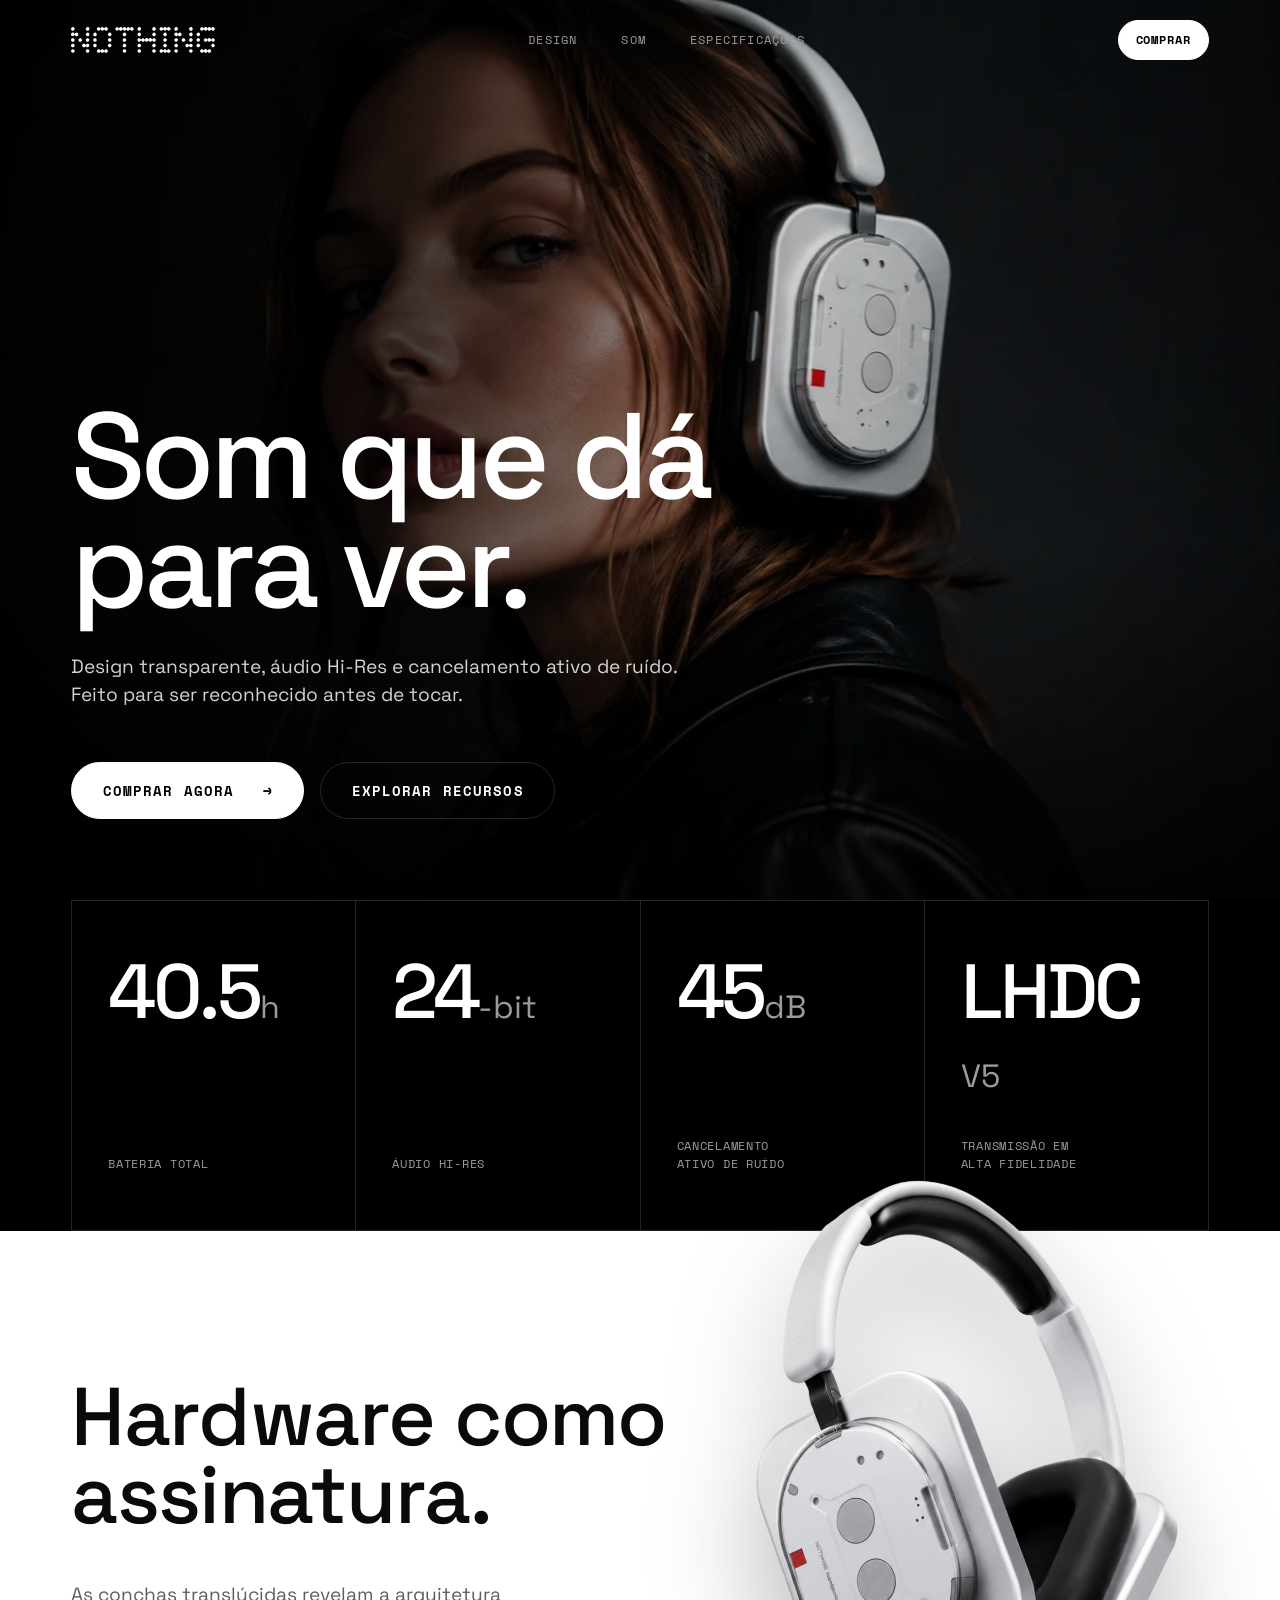
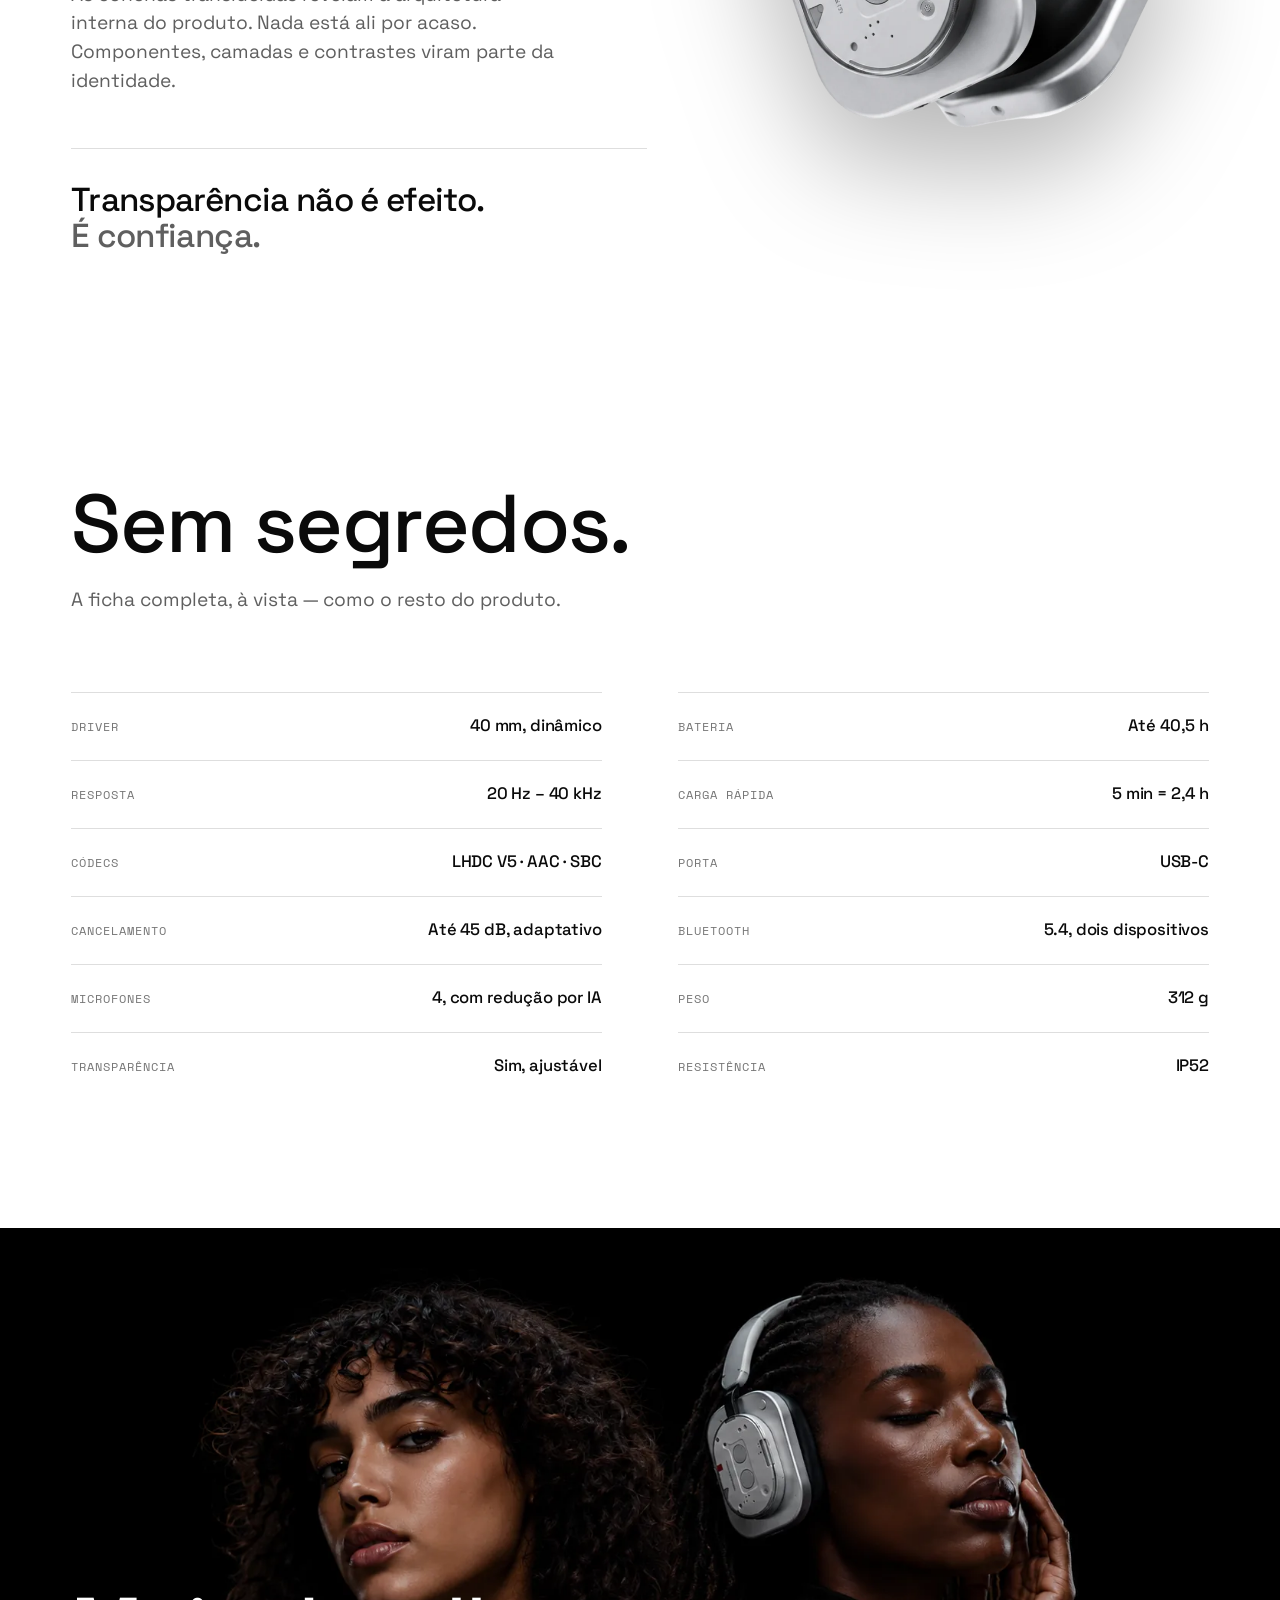
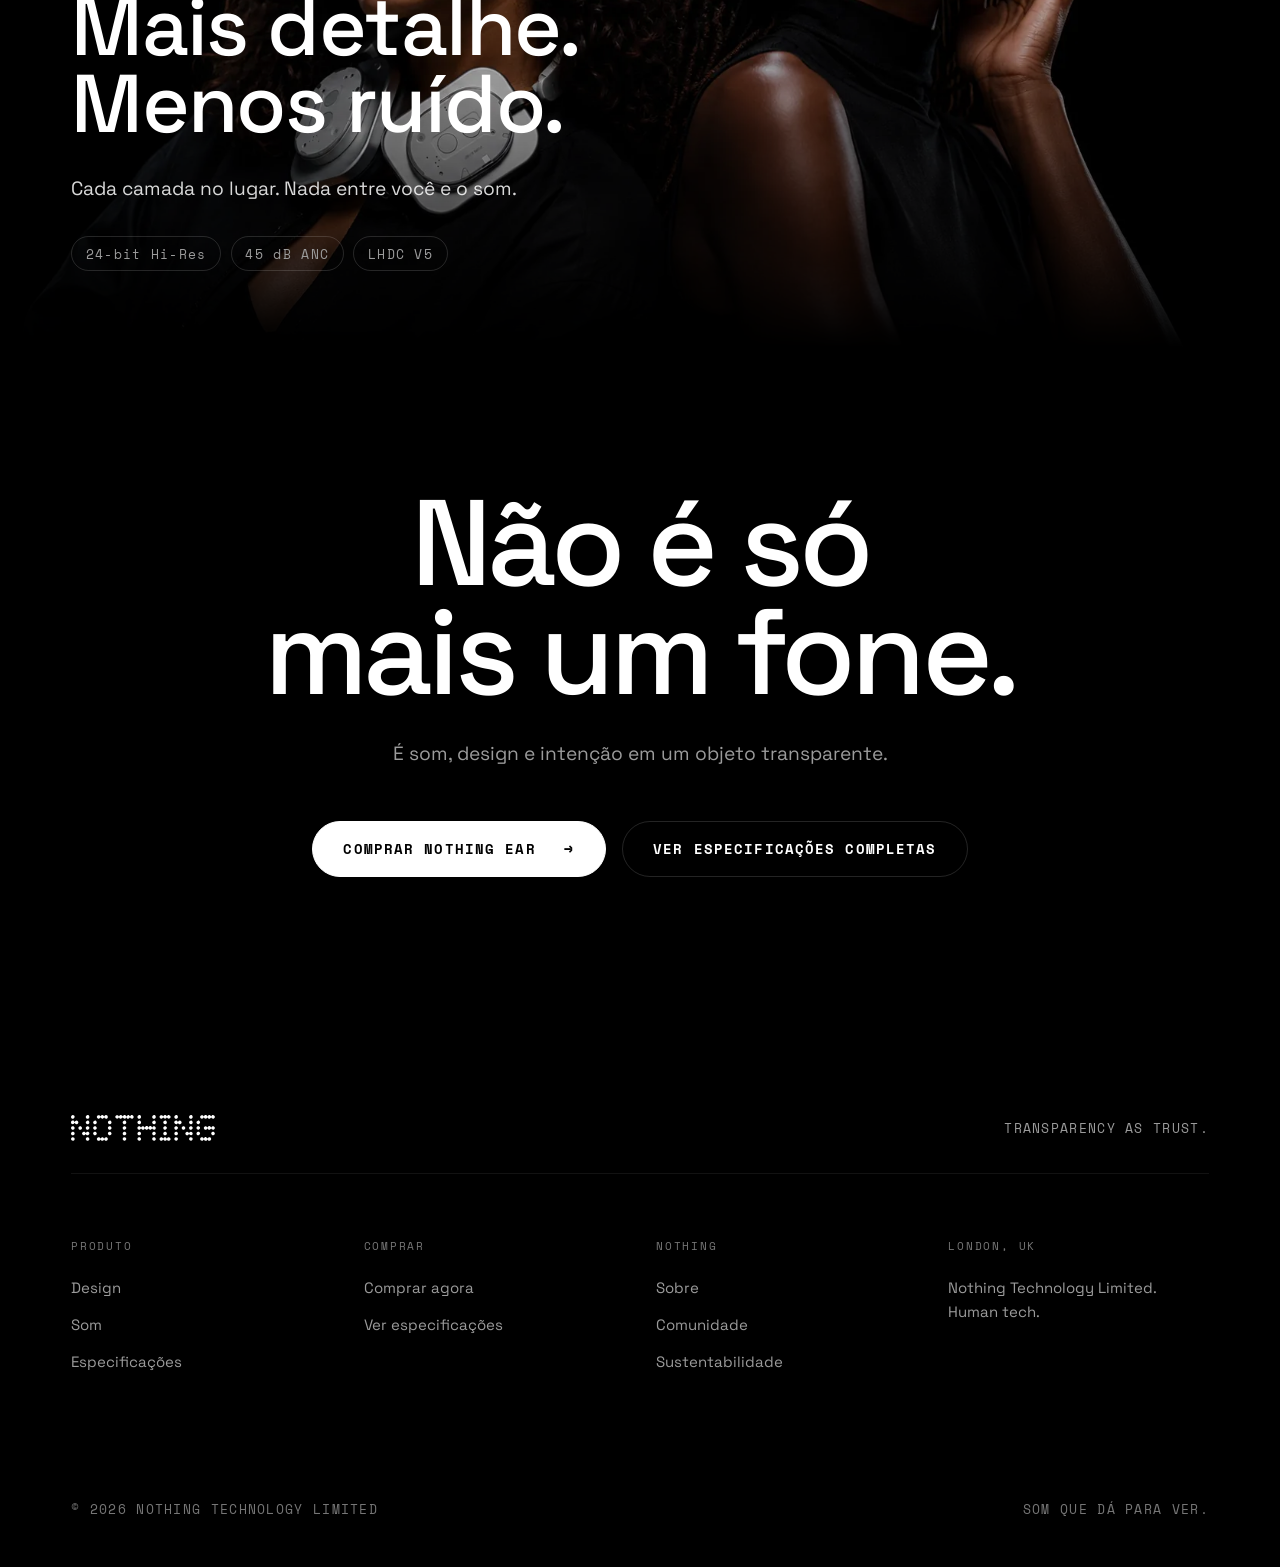
<file: index.html>
<!DOCTYPE html>
<html lang="pt-BR">
<head>
  <meta charset="UTF-8" />
  <meta name="viewport" content="width=device-width, initial-scale=1.0" />
  <meta name="color-scheme" content="dark light" />
  <meta name="theme-color" content="#000000" />
  <title>Nothing Ear — Som que dá para ver.</title>
  <meta name="description" content="Nothing Ear — design transparente, áudio Hi-Res e cancelamento ativo de ruído. Feito para ser reconhecido antes de tocar." />
  <meta property="og:title" content="Nothing Ear — Som que dá para ver." />
  <meta property="og:description" content="Design transparente, áudio Hi-Res de 24-bit e cancelamento ativo de até 45 dB." />
  <meta property="og:image" content="https://nothing-ear.vercel.app/assets/og.jpg" />
  <meta property="og:url" content="https://nothing-ear.vercel.app/" />
  <meta property="og:type" content="website" />
  <meta name="twitter:card" content="summary_large_image" />
  <link rel="icon" href="assets/favicon.svg" type="image/svg+xml" />

  <link rel="preconnect" href="https://fonts.googleapis.com" />
  <link rel="preconnect" href="https://fonts.gstatic.com" crossorigin />
  <link href="https://fonts.googleapis.com/css2?family=Space+Grotesk:wght@300;400;500;600;700&family=Space+Mono:wght@400;700&display=swap" rel="stylesheet" />
  <link rel="stylesheet" href="styles.css" />
  <script>
    /* ativa as entradas animadas antes da 1ª pintura (sem flash);
       failsafe: se o script principal não rodar, tudo volta a ficar visível */
    try {
      if (!matchMedia('(prefers-reduced-motion: reduce)').matches) {
        document.documentElement.classList.add('anim');
        /* timer direto (não espera 'load': imagens lentas não podem segurar o resgate) */
        setTimeout(function () {
          if (!window.__animRan) document.documentElement.classList.remove('anim');
        }, 3000);
      }
    } catch (e) {}
  </script>
</head>
<body>

  <a class="skip-link" href="#top">Pular para o conteúdo</a>

  <!-- HEADER -->
  <header class="nav" id="nav">
    <div class="nav__inner container">
      <a href="#top" class="nav__logo" aria-label="Nothing — início">
        <img src="assets/logo.svg" alt="Nothing" width="521" height="94" />
      </a>
      <nav class="nav__links" aria-label="Seções">
        <a href="#design">Design</a>
        <a href="#som">Som</a>
        <a href="#especificacoes">Especificações</a>
      </nav>
      <a href="#comprar" class="btn btn--primary btn--sm nav__cta">Comprar</a>
      <button class="nav__toggle" id="navToggle" type="button" aria-label="Abrir menu" aria-expanded="false" aria-controls="menu">
        <span class="nav__toggle-lines" aria-hidden="true"><span></span><span></span></span>
      </button>
    </div>
  </header>

  <!-- MENU MOBILE (takeover · aparece < 860px, controlado por JS) -->
  <div class="menu" id="menu" aria-hidden="true">
    <nav class="menu__inner container" aria-label="Navegação principal">
      <ul class="menu__list">
        <li class="menu__item"><a href="#design"><span class="menu__idx" aria-hidden="true">01</span>Design</a></li>
        <li class="menu__item"><a href="#som"><span class="menu__idx" aria-hidden="true">02</span>Som</a></li>
        <li class="menu__item"><a href="#especificacoes"><span class="menu__idx" aria-hidden="true">03</span>Especificações</a></li>
      </ul>
      <a href="#comprar" class="btn btn--primary btn--lg menu__cta">Comprar agora&nbsp;&nbsp;<span class="btn__arrow" aria-hidden="true">→</span></a>
    </nav>
  </div>

  <main id="top">

    <!-- HERO -->
    <section class="hero" id="hero">
      <div class="hero__media">
        <picture>
          <source media="(max-width: 860px)" srcset="assets/hero-mobile.webp" />
          <img src="assets/hero.webp" alt="Pessoa usando o Nothing Ear" width="1672" height="941" fetchpriority="high" />
        </picture>
        <div class="hero__scrim" aria-hidden="true"></div>
      </div>
      <div class="hero__content container">
        <h1 class="hero__title" data-reveal>Som que dá<br />para ver.</h1>
        <p class="hero__sub" data-reveal data-d="1">Design transparente, áudio Hi-Res e cancelamento ativo de ruído. Feito para ser reconhecido antes de tocar.</p>
        <div class="hero__actions" data-reveal data-d="2">
          <a href="#comprar" class="btn btn--primary btn--lg">Comprar agora&nbsp;&nbsp;<span class="btn__arrow" aria-hidden="true">→</span></a>
          <a href="#design" class="btn btn--ghost btn--lg">Explorar recursos</a>
        </div>
      </div>
    </section>

    <!-- SPECS -->
    <section class="specs section--dark" id="specs" aria-label="Destaques">
      <div class="container">
        <ul class="spec-grid">
          <li class="spec-cell" data-reveal>
            <span class="spec-num">40.5<span class="spec-unit">h</span></span>
            <span class="spec-label">Bateria total</span>
          </li>
          <li class="spec-cell" data-reveal>
            <span class="spec-num">24<span class="spec-unit">-bit</span></span>
            <span class="spec-label">Áudio Hi-Res</span>
          </li>
          <li class="spec-cell" data-reveal>
            <span class="spec-num">45<span class="spec-unit">dB</span></span>
            <span class="spec-label">Cancelamento ativo de ruído</span>
          </li>
          <li class="spec-cell" data-reveal>
            <span class="spec-num">LHDC<span class="spec-unit"> V5</span></span>
            <span class="spec-label">Transmissão em alta fidelidade</span>
          </li>
        </ul>
      </div>
    </section>

    <!-- DESIGN — fone + texto -->
    <section class="fone section--light" id="design">
      <div class="container fone__grid">
        <div class="fone__text">
          <h2 class="fone__title" data-reveal>Hardware como<br />assinatura.</h2>
          <p class="fone__lead" data-reveal data-d="1">As conchas translúcidas revelam a arquitetura interna do produto. Nada está ali por acaso. Componentes, camadas e contrastes viram parte da identidade.</p>
          <blockquote class="pull-quote" data-reveal data-d="2">Transparência não é efeito.<br /><em>É confiança.</em></blockquote>
        </div>
        <div class="fone__media" data-reveal data-d="1">
          <img class="fone__img" src="assets/fone.webp" alt="Nothing Ear — design transparente, com a arquitetura interna à vista" width="1920" height="1000" loading="lazy" />
        </div>
      </div>
    </section>

    <!-- ESPECIFICAÇÕES — ficha completa ("Sem segredos.") -->
    <section class="ficha section--light" id="especificacoes" aria-label="Especificações completas">
      <div class="container">
        <div class="ficha__head">
          <h2 class="ficha__title" data-reveal>Sem segredos.</h2>
          <p class="ficha__lead" data-reveal data-d="1">A ficha completa, à vista — como o resto do produto.</p>
        </div>
        <div class="ficha__table">
          <dl class="ficha__col" data-reveal data-d="1">
            <div class="ficha__row"><dt>Driver</dt><dd>40 mm, dinâmico</dd></div>
            <div class="ficha__row"><dt>Resposta</dt><dd>20 Hz – 40 kHz</dd></div>
            <div class="ficha__row"><dt>Códecs</dt><dd>LHDC V5 · AAC · SBC</dd></div>
            <div class="ficha__row"><dt>Cancelamento</dt><dd>Até 45 dB, adaptativo</dd></div>
            <div class="ficha__row"><dt>Microfones</dt><dd>4, com redução por IA</dd></div>
            <div class="ficha__row"><dt>Transparência</dt><dd>Sim, ajustável</dd></div>
          </dl>
          <dl class="ficha__col" data-reveal data-d="2">
            <div class="ficha__row"><dt>Bateria</dt><dd>Até 40,5 h</dd></div>
            <div class="ficha__row"><dt>Carga rápida</dt><dd>5 min = 2,4 h</dd></div>
            <div class="ficha__row"><dt>Porta</dt><dd>USB-C</dd></div>
            <div class="ficha__row"><dt>Bluetooth</dt><dd>5.4, dois dispositivos</dd></div>
            <div class="ficha__row"><dt>Peso</dt><dd>312 g</dd></div>
            <div class="ficha__row"><dt>Resistência</dt><dd>IP52</dd></div>
          </dl>
        </div>
      </div>
    </section>

    <!-- SOM — editorial -->
    <section class="editorial section--dark" id="som" data-trigger="0.6">
      <div class="editorial__media">
        <picture>
          <source media="(max-width: 860px)" srcset="assets/som-mobile.webp" />
          <img src="assets/som.webp" alt="Duas pessoas usando o Nothing Ear" width="1672" height="941" loading="lazy" />
        </picture>
        <div class="editorial__scrim" aria-hidden="true"></div>
        <div class="editorial__content container">
          <h2 class="editorial__title" data-reveal>Mais detalhe.<br />Menos ruído.</h2>
          <p class="editorial__sub" data-reveal data-d="1">Cada camada no lugar. Nada entre você e o som.</p>
          <ul class="chip-row" data-reveal data-d="2">
            <li class="chip">24-bit Hi-Res</li>
            <li class="chip">45 dB ANC</li>
            <li class="chip">LHDC V5</li>
          </ul>
        </div>
      </div>
    </section>

    <!-- FECHAMENTO -->
    <section class="closing section--dark" id="comprar">
      <div class="container closing__inner">
        <h2 class="closing__title" data-reveal>Não é só<br />mais um fone.</h2>
        <p class="closing__sub" data-reveal data-d="1">É som, design e intenção em um objeto transparente.</p>
        <div class="closing__actions" data-reveal data-d="2">
          <a href="#top" class="btn btn--primary btn--lg">Comprar Nothing Ear&nbsp;&nbsp;<span class="btn__arrow" aria-hidden="true">→</span></a>
          <a href="#especificacoes" class="btn btn--ghost btn--lg">Ver especificações completas</a>
        </div>
      </div>
    </section>

  </main>

  <!-- FOOTER -->
  <footer class="footer section--dark">
    <div class="container">
      <div class="footer__top" data-reveal>
        <a href="#top" class="footer__logo" aria-label="Nothing">
          <img src="assets/logo.svg" alt="Nothing" width="521" height="94" loading="lazy" />
        </a>
        <p class="footer__tagline">Transparency as trust.</p>
      </div>
      <div class="footer__grid" data-reveal data-d="1">
        <div class="footer__col">
          <h4>Produto</h4>
          <a href="#design">Design</a>
          <a href="#som">Som</a>
          <a href="#especificacoes">Especificações</a>
        </div>
        <div class="footer__col">
          <h4>Comprar</h4>
          <a href="#comprar">Comprar agora</a>
          <a href="#especificacoes">Ver especificações</a>
        </div>
        <div class="footer__col">
          <h4>Nothing</h4>
          <a href="#top">Sobre</a>
          <a href="#top">Comunidade</a>
          <a href="#top">Sustentabilidade</a>
        </div>
        <div class="footer__col footer__col--meta">
          <h4>London, UK</h4>
          <p>Nothing Technology Limited.<br />Human tech.</p>
        </div>
      </div>
      <div class="footer__bottom">
        <span>© 2026 Nothing Technology Limited</span>
        <span>Som que dá para ver.</span>
      </div>
    </div>
  </footer>

  <script src="script.js"></script>
</body>
</html>
</file>
<file: styles.css>
/* =================================================================
   NOTHING EAR — Landing (rebuild fiel ao Figma · node 16211-14238)
   Valores extraídos 1:1 do Figma via MCP. Monocromático.
   Tipografia: Space Grotesk (display/texto) + Space Mono (técnico).
   ================================================================= */

/* -----------------------------------------------------------------
   TOKENS (cores e tipos reais do Figma)
   ----------------------------------------------------------------- */
:root {
  --black:#000000;
  --white:#ffffff;
  --ink:#0a0a0a;          /* color/grey/4  */
  --grey-61:#9b9b9b;      /* color/grey/61 */
  --grey-46:#767676;      /* color/grey/46 — AA nos dois fundos (4.5:1+) */
  --grey-37:#5f5f5f;      /* color/grey/37 */
  --white-82:rgba(255,255,255,.82);
  --white-85:rgba(255,255,255,.85);
  --line-dark:rgba(255,255,255,.14);   /* white/14% */
  --line-dark-2:rgba(255,255,255,.07); /* white/7%  */
  --line-light:rgba(0,0,0,.13);        /* black/13% */

  --font-sans:"Space Grotesk","Helvetica Neue",Arial,sans-serif;
  --font-mono:"Space Mono","SFMono-Regular",ui-monospace,monospace;

  /* tamanhos fluidos ancorados nos px exatos do desktop (1920) */
  --fs-title: clamp(2.75rem, 9.5vw, 9rem);     /* 144 */
  --fs-h2:    clamp(2.25rem, 6.4vw, 6rem);     /* 96  */
  --fs-stat:  clamp(2.75rem, 6vw, 5.5rem);     /* 88  */
  --fs-quote: clamp(1.5rem, 2.6vw, 2.25rem);   /* 36  */
  --fs-lead:  clamp(1.0625rem, 1.5vw, 1.4rem); /* 22.4 */

  --container: 1440px;
  --gutter: clamp(1.25rem, 5.56vw, 80px); /* 5.56vw → atinge os 80 do grid já em 1440 (5vw só chegava em 1600 e deixava 72 no canônico) */
  --ease: cubic-bezier(0.16,1,0.3,1);
  --ease-out2: cubic-bezier(0.23,1,0.32,1);   /* ease-out forte (Emil) */
  --t: 0.3s var(--ease);
}

/* -----------------------------------------------------------------
   RESET / BASE
   ----------------------------------------------------------------- */
*,*::before,*::after{box-sizing:border-box;margin:0;padding:0;}
html{scroll-behavior:smooth;-webkit-text-size-adjust:100%;}
body{
  font-family:var(--font-sans);
  font-size:1.0625rem;
  line-height:1.5;
  color:var(--white);
  background:var(--black);
  -webkit-font-smoothing:antialiased;
  text-rendering:optimizeLegibility;
  overflow-x:hidden;
}
img{display:block;max-width:100%;height:auto;}
a{color:inherit;text-decoration:none;}
ul{list-style:none;}
::selection{background:#d8d8d8;color:#000;}

.container{width:100%;max-width:var(--container);margin-inline:auto;padding-inline:var(--gutter);}

/* skip-link: invisível até focar via teclado (acima da nav, z-index 200) */
.skip-link{position:fixed;top:14px;left:14px;z-index:200;
  transform:translateY(calc(-100% - 20px));
  font-family:var(--font-mono);font-size:12px;letter-spacing:.96px;text-transform:uppercase;
  background:var(--white);color:var(--black);padding:10px 18px;border-radius:100px;}
.skip-link:focus{transform:none;}

.section--dark{background:var(--black);color:var(--white);}
.section--light{background:var(--white);color:var(--ink);}
/* nav fixa (80px) não cobre o topo ao navegar por âncora/teclado */
.specs,.fone,.ficha,.editorial,.closing{scroll-margin-top:80px;}

/* -----------------------------------------------------------------
   BOTÕES
   ----------------------------------------------------------------- */
.btn{
  display:inline-flex;align-items:center;justify-content:center;gap:.6em;
  font-family:var(--font-mono);font-weight:700;text-transform:uppercase;
  border:1px solid transparent;border-radius:100px;white-space:nowrap;
  transition:background var(--t),color var(--t),border-color var(--t),transform var(--t);
}
.btn:active{transform:scale(.97);transition-duration:.12s;}  /* press rápido; release volta no token de 300ms */
.btn__arrow{display:inline-block;transition:transform var(--t);}
.btn:hover .btn__arrow{transform:translateX(4px);}  /* seta desliza no hover */
/* botão grande (hero / fechamento): 14px / 1.12 / pad 16.6×30.4 */
.btn--lg{font-size:14px;letter-spacing:1.12px;line-height:21.7px;padding:16.6px 30.4px;}
/* botão da nav: 12px / 0.96 / pad 9.4×16.6 */
.btn--sm{font-size:12px;letter-spacing:.96px;line-height:18.6px;padding:9.4px 16.6px;}

.btn--primary{background:var(--white);color:var(--black);border-color:var(--white);}
.btn--primary:hover{background:transparent;color:currentColor;border-color:currentColor;}

.btn--ghost{background:transparent;color:var(--white);border-color:var(--line-dark);}
.btn--ghost:hover{background:var(--white);color:var(--black);border-color:var(--white);}

/* -----------------------------------------------------------------
   NAV / HEADER  (altura 80, gutter 80, conteúdo 1280)
   ----------------------------------------------------------------- */
.nav{position:fixed;inset:0 0 auto 0;z-index:100;
  border-bottom:1px solid transparent;
  transition:background var(--t),border-color var(--t);}  /* blur não anima: re-rasteriza o fundo à toa; o fade do rgba já mascara o snap */
.nav__inner{display:flex;align-items:center;justify-content:space-between;gap:2rem;height:80px;}
.nav__logo{display:inline-flex;}
.nav__logo img{height:26px;width:auto;}
.nav__links{display:flex;gap:44px;}
.nav__links a{
  position:relative;
  font-family:var(--font-mono);font-size:12px;letter-spacing:1.2px;line-height:18.6px;
  text-transform:uppercase;color:var(--grey-61);transition:color var(--t);
}
.nav__links a::after{content:"";position:absolute;left:0;bottom:-5px;width:0;height:1px;
  background:currentColor;transition:width var(--t);}
.nav__links a:hover{color:var(--white);}
.nav__links a:hover::after{width:100%;}
/* scrollspy: o link da seção atual usa o MESMO tratamento do hover (sem vocabulário novo) */
.nav__links a.is-current{color:var(--white);}
.nav__links a.is-current::after{width:100%;}
.nav.scrolled{
  background:rgba(0,0,0,.72);
  backdrop-filter:blur(16px) saturate(120%);
  -webkit-backdrop-filter:blur(16px) saturate(120%);
  border-bottom-color:var(--line-dark-2);
}

/* -----------------------------------------------------------------
   MENU MOBILE — toggle (vira X) + takeover em tela cheia
   Aparece só < 860px (via @media). Mesmo vocabulário: preto, mono, tipo grande.
   ----------------------------------------------------------------- */
.nav__toggle{display:none;align-items:center;justify-content:center;
  width:44px;height:44px;margin-right:-10px;padding:0;
  background:none;border:0;color:var(--white);cursor:pointer;z-index:1;}
.nav__toggle-lines{position:relative;display:block;width:24px;height:12px;}
.nav__toggle-lines span{position:absolute;left:0;width:100%;height:1.5px;background:currentColor;
  transition:transform .35s var(--ease-out2);}
.nav__toggle-lines span:nth-child(1){top:0;}
.nav__toggle-lines span:nth-child(2){bottom:0;}
.menu-open .nav__toggle-lines span:nth-child(1){transform:translateY(5.25px) rotate(45deg);}
.menu-open .nav__toggle-lines span:nth-child(2){transform:translateY(-5.25px) rotate(-45deg);}

.menu{position:fixed;inset:0;z-index:90;background:var(--black);padding-top:80px;
  opacity:0;visibility:hidden;transform:translateY(-8px);
  transition:opacity .35s var(--ease-out2),transform .45s var(--ease-out2),visibility 0s linear .45s;}
.menu-open .menu{opacity:1;visibility:visible;transform:none;
  transition:opacity .35s var(--ease-out2),transform .45s var(--ease-out2);}
.menu__inner{display:flex;flex-direction:column;justify-content:center;min-height:100%;
  padding-block:clamp(2rem,7vh,4rem) clamp(3rem,10vh,6rem);gap:clamp(2rem,6vh,3.5rem);}
.menu__list{display:flex;flex-direction:column;gap:clamp(1rem,3.2vh,1.75rem);}
.menu__item a{display:inline-flex;align-items:baseline;gap:18px;width:fit-content;
  font-weight:500;font-size:clamp(2.25rem,11vw,3.5rem);line-height:1;letter-spacing:-.03em;color:var(--white);}
.menu__idx{font-family:var(--font-mono);font-size:13px;font-weight:400;letter-spacing:1px;color:var(--grey-46);}
.menu__cta{align-self:flex-start;}
/* stagger de entrada (só com JS via .anim; reduced-motion mostra tudo estático).
   A transição no estado base dá a SAÍDA (200ms) ao fechar; na abertura as regras
   .menu-open abaixo vencem com .5s + delays. */
.anim .menu__item,.anim .menu__cta{opacity:0;transform:translateY(14px);
  transition:opacity .2s var(--ease-out2),transform .2s var(--ease-out2);}
.menu-open .menu__item,.menu-open .menu__cta{opacity:1;transform:none;
  transition:opacity .5s var(--ease-out2),transform .5s var(--ease-out2);}
.menu-open .menu__item:nth-child(1){transition-delay:.06s;}
.menu-open .menu__item:nth-child(2){transition-delay:.12s;}
.menu-open .menu__item:nth-child(3){transition-delay:.18s;}
.menu-open .menu__cta{transition-delay:.24s;}
html.menu-open{overflow:hidden;}

/* -----------------------------------------------------------------
   HERO  (full-bleed · conteúdo ancorado embaixo)
   ----------------------------------------------------------------- */
.hero{position:relative;min-height:100svh;display:flex;align-items:flex-end;
  background:var(--black);overflow:hidden;
  padding-block:clamp(7rem,14vh,11rem) clamp(3.5rem,9vh,108px);}
.hero__media{position:absolute;inset:0;z-index:0;}
.hero__media img{width:100%;height:100%;object-fit:cover;object-position:58% center;
  animation:heroIn 1.5s var(--ease-out2) both;}  /* assenta no load, junto com o texto */
@keyframes heroIn{from{transform:scale(1.06);}to{transform:scale(1);}}
.hero__scrim{position:absolute;inset:0;background:
  linear-gradient(95deg,rgba(0,0,0,.92) 0%,rgba(0,0,0,.7) 32%,rgba(0,0,0,.15) 62%,rgba(0,0,0,.45) 100%),
  linear-gradient(0deg,rgba(0,0,0,.85) 0%,rgba(0,0,0,0) 40%);}
.hero__content{position:relative;z-index:2;}
.hero__title{font-weight:500;font-size:var(--fs-title);line-height:.9;letter-spacing:-.04em;}
.hero__sub{font-weight:400;font-size:var(--fs-lead);line-height:1.5;color:var(--white-82);
  max-width:631px;margin-top:32px;}
.hero__actions{display:flex;flex-wrap:wrap;gap:16px;margin-top:52px;}

/* -----------------------------------------------------------------
   SPECS  (grid 4 col · hairline white/14% · célula 330)
   ----------------------------------------------------------------- */
.specs{padding-block:0;}
.spec-grid{display:grid;grid-template-columns:repeat(4,1fr);
  border-top:1px solid var(--line-dark);border-left:1px solid var(--line-dark);}
.spec-cell{
  border-right:1px solid var(--line-dark);border-bottom:1px solid var(--line-dark);
  min-height:330px;padding:56px 36px;
  display:flex;flex-direction:column;justify-content:space-between;gap:.9rem;
  transition:background var(--t);
}
.spec-cell:hover{background:#0c0c0c;}
.spec-num{font-weight:500;font-size:var(--fs-stat);line-height:.9;letter-spacing:-.04em;}
.spec-unit{font-size:.42em;font-weight:400;letter-spacing:0;color:var(--grey-61);}
.spec-label{font-family:var(--font-mono);font-size:12px;letter-spacing:.72px;line-height:18.6px;
  text-transform:uppercase;color:var(--grey-61);max-width:18ch;}

/* -----------------------------------------------------------------
   DESIGN — fone + texto (branco · container padrão: alinha com TODAS
   as seções e senta na coluna 1 do grid em qualquer largura — o
   container próprio de 1600 deixava o texto fora do grid entre
   1440 e 1920 e desalinhado do resto da página)
   ----------------------------------------------------------------- */
.fone{background:var(--white);color:var(--ink);overflow:visible;position:relative;z-index:1;
  padding-block:147px clamp(4rem,9vw,120px);}
.fone__grid{display:grid;grid-template-columns:minmax(0,576px) minmax(0,1fr);
  gap:clamp(.5rem,1vw,11px);align-items:start;}
.fone__title{font-weight:500;font-size:var(--fs-h2);line-height:.95;letter-spacing:-.019em;color:var(--ink);
  width:max-content;max-width:none;}  /* 2 linhas como no Figma; transborda p/ área transparente do produto */
.fone__lead{font-weight:400;font-size:var(--fs-lead);line-height:1.5;color:var(--grey-37);
  max-width:488px;margin-top:47px;}
.pull-quote{font-weight:500;font-size:var(--fs-quote);line-height:1.08;letter-spacing:-.02em;color:var(--ink);
  margin-top:52px;padding-top:33.6px;border-top:1px solid var(--line-light);}
.pull-quote em{font-style:normal;color:var(--grey-37);}

/* frame fiel do Figma: 839×852, imagem preenchendo (cover) — fone gigante e alto */
.fone__media{position:relative;width:100%;max-width:839px;margin-left:auto;
  aspect-ratio:839 / 852;
  margin-top:-204px;          /* sobe p/ encostar/entrar no specs (padding 147 + overhang 57) */
  filter:drop-shadow(0 50px 55px rgba(0,0,0,.28));
  animation:foneFloat 7s ease-in-out infinite;}
.fone__img{display:block;width:100%;height:100%;object-fit:cover;object-position:center;}
@keyframes foneFloat{0%,100%{transform:translateY(0) rotate(-1deg);}50%{transform:translateY(-14px) rotate(1deg);}}

/* -----------------------------------------------------------------
   ESPECIFICAÇÕES — ficha completa ("Sem segredos.")
   Transparência levada à ficha técnica: tabela mono, hairlines.
   Destino real de "Especificações" (nav/menu/rodapé/fechamento).
   ----------------------------------------------------------------- */
.ficha{padding-block:clamp(5rem,9vw,150px) clamp(5rem,10vw,170px);}
.ficha__head{max-width:820px;}
.ficha__title{font-weight:500;font-size:var(--fs-h2);line-height:.95;letter-spacing:-.019em;color:var(--ink);}
.ficha__lead{font-weight:400;font-size:var(--fs-lead);line-height:1.5;color:var(--grey-37);
  margin-top:24px;max-width:44ch;}
.ficha__table{display:grid;grid-template-columns:1fr 1fr;gap:0 clamp(2rem,6vw,96px);
  margin-top:clamp(3rem,6vw,80px);}
.ficha__row{display:flex;justify-content:space-between;align-items:baseline;gap:24px;
  padding:21px 0;border-top:1px solid var(--line-light);}
.ficha__row dt{font-family:var(--font-mono);font-size:12px;letter-spacing:.96px;text-transform:uppercase;
  color:var(--grey-46);white-space:nowrap;}
.ficha__row dd{font-weight:500;font-size:clamp(1rem,1.3vw,1.25rem);letter-spacing:-.01em;
  text-align:right;color:var(--ink);}

/* =================================================================
   ENTRADA ANIMADA (Emil Kowalski) — gated por html.anim (só com JS).
   Sem JS / reduced-motion = conteúdo visível por padrão (+ failsafe no <head>).
   Variação proposital: máscara dot-matrix é assinatura do statement;
   o resto usa fade-rise + stagger; editorial usa zoom-out.
   ================================================================= */
.anim [data-reveal]{opacity:0;transform:translateY(20px);}
.anim [data-reveal].is-in{opacity:1;transform:none;
  transition:opacity .7s ease-out, transform .8s var(--ease-out2);}
.anim [data-reveal][data-d="1"].is-in{transition-delay:.08s;}
.anim [data-reveal][data-d="2"].is-in{transition-delay:.16s;}
.anim [data-reveal][data-d="3"].is-in{transition-delay:.24s;}
/* specs: stagger ao longo da fileira — só quando as 4 células entram juntas (4 col);
   em 2/1 colunas cada célula cruza o gatilho sozinha e o delay viraria latência morta */
@media (min-width:1025px){
  .anim .spec-cell:nth-child(2).is-in{transition-delay:.08s;}
  .anim .spec-cell:nth-child(3).is-in{transition-delay:.16s;}
  .anim .spec-cell:nth-child(4).is-in{transition-delay:.24s;}
}
/* editorial: zoom-out sutil da imagem ao entrar */
.anim .editorial__media img{transform:scale(1.06);}
.anim .editorial.is-in .editorial__media img{transform:scale(1);transition:transform 1.3s var(--ease-out2);}

/* -----------------------------------------------------------------
   SOM — editorial (full-bleed · texto na base, fora dos rostos)
   ----------------------------------------------------------------- */
.editorial{position:relative;padding:0;}
/* mesmo aspect-ratio da imagem → cover não corta nada: cabeças no topo + fone
   no pescoço embaixo aparecem inteiros em qualquer largura. min-height só p/ telas estreitas. */
.editorial__media{position:relative;width:100%;aspect-ratio:1672 / 941;min-height:clamp(460px,62vh,560px);
  display:flex;align-items:flex-end;overflow:hidden;}
.editorial__media img{position:absolute;inset:0;width:100%;height:100%;
  object-fit:cover;object-position:center 50%;}  /* centra as modelos: fones sempre visíveis em qualquer altura de tela */
.editorial__scrim{position:absolute;inset:0;background:
  /* base funde a 100% de preto: corpos iluminados na borda derretem na seção
     seguinte sem emenda (90% ainda deixava ver o corte) */
  linear-gradient(to top, rgba(0,0,0,1) 0%, rgba(0,0,0,.55) 18%, rgba(0,0,0,0) 50%),
  /* topo: legibilidade da nav */
  linear-gradient(to bottom, rgba(0,0,0,.7) 0%, rgba(0,0,0,0) 14%);}  /* respiro preto no topo + legibilidade da nav */
.editorial__content{position:relative;z-index:2;width:100%;padding-bottom:clamp(3.5rem,6vw,90px);}
.editorial__title{font-weight:500;font-size:var(--fs-h2);line-height:.95;letter-spacing:-.019em;color:var(--white);}
.editorial__sub{font-weight:400;font-size:var(--fs-lead);line-height:1.5;color:var(--white-85);
  max-width:631px;margin-top:32px;}
.chip-row{display:flex;flex-wrap:wrap;gap:9.6px;margin-top:32px;}
.chip{font-family:var(--font-mono);font-size:13px;letter-spacing:1.3px;line-height:20.15px;
  padding:6.6px 13.6px;border:1px solid var(--line-dark);border-radius:100px;color:var(--grey-61);
  transition:color var(--t),border-color var(--t);}
.chip:hover{color:var(--white);border-color:var(--white);}

/* -----------------------------------------------------------------
   FECHAMENTO  (centralizado)
   ----------------------------------------------------------------- */
.closing{padding-block:clamp(6rem,11vw,207px);text-align:center;}
.closing__inner{display:flex;flex-direction:column;align-items:center;}
.closing__title{font-weight:500;font-size:var(--fs-title);line-height:.9;letter-spacing:-.04em;}
.closing__sub{font-weight:400;font-size:var(--fs-lead);line-height:1.5;color:var(--grey-61);
  max-width:520px;margin-top:32px;}
.closing__actions{display:flex;flex-wrap:wrap;gap:16px;justify-content:center;margin-top:52px;}

/* -----------------------------------------------------------------
   FOOTER
   ----------------------------------------------------------------- */
.footer{padding-block:97px clamp(2rem,4vw,48px);}
.footer__top{display:flex;align-items:center;justify-content:space-between;flex-wrap:wrap;gap:1rem;
  padding-bottom:32px;border-bottom:1px solid var(--line-dark-2);}
.footer__logo img{height:26px;width:auto;}  /* sem width:auto o atributo width=521 estica a caixa e o SVG centraliza a tinta fora da coluna */
.footer__tagline{font-family:var(--font-mono);font-size:13px;letter-spacing:1.3px;line-height:20.15px;
  text-transform:uppercase;color:var(--grey-61);}
.footer__grid{display:grid;grid-template-columns:repeat(4,1fr);gap:32px;padding-block:64px;}
.footer__col{display:flex;flex-direction:column;}
.footer__col h4{font-family:var(--font-mono);font-size:11px;letter-spacing:1.76px;line-height:17px;
  text-transform:uppercase;color:var(--grey-46);font-weight:400;margin-bottom:21px;}
.footer__col a{font-size:15px;line-height:23.25px;color:var(--grey-61);transition:color var(--t);
  width:fit-content;margin-bottom:13.6px;}
.footer__col a:hover{color:var(--white);}
.footer__col--meta p{font-size:15px;line-height:24px;color:var(--grey-61);}
.footer__bottom{display:flex;justify-content:space-between;flex-wrap:wrap;gap:1rem;padding-top:48px;
  font-family:var(--font-mono);font-size:13px;letter-spacing:1.3px;line-height:20.15px;
  text-transform:uppercase;color:var(--grey-46);}

/* -----------------------------------------------------------------
   RESPONSIVO
   ----------------------------------------------------------------- */
@media (max-width:1024px){
  .spec-grid{grid-template-columns:repeat(2,1fr);}
}
@media (max-width:860px){
  .nav__links{display:none;}
  .nav__cta{display:none;}          /* Comprar migra para dentro do menu */
  .nav__toggle{display:inline-flex;}
  /* produto invade a banda preta acima de leve (-28: proporcional ao gesto
     de -57 do desktop, onde o produto é 2× maior) */
  .fone{padding-top:0;}
  .fone__grid{grid-template-columns:1fr;gap:clamp(2rem,7vw,3rem);}
  .fone__media{order:-1;margin:-28px auto 0;max-width:min(86vw,520px);}
  .fone__title{width:auto;}
  .fone__lead{max-width:100%;}
  .hero__sub{max-width:100%;}
  .ficha__table{grid-template-columns:1fr;gap:0;}  /* colunas da ficha empilham */
  /* os recortes mobile (<picture>) já vêm enquadrados como no Figma.
     Âncora no TOPO: o hero é 100svh e a Som 78svh — em alturas de viewport
     diferentes do frame (852), o "center" cortava em cima e embaixo e a
     modelo deslizava em relação à nav. Com "top", a relação rosto↔nav fica
     idêntica ao Figma em qualquer tela; o corte come só a base escura. */
  .hero__media img,.editorial__media img{object-position:top;}
  /* scrim do hero mobile = os DOIS gradientes do frame do Figma, traduzidos:
     vertical (topo .32 p/ nav → 0 aos 43% → preto sólido dos 61% p/ baixo,
     derretendo a borda do crop) + lateral (esquerda escura, como o desktop) */
  .hero__scrim{background:
    linear-gradient(to bottom, rgba(0,0,0,.32) 0%, rgba(0,0,0,0) 43%, #000 61%, #000 100%),
    linear-gradient(90deg, rgba(0,0,0,.92) 0%, rgba(0,0,0,.7) 24.5%, rgba(0,0,0,.15) 62%, rgba(0,0,0,.45) 100%);}
}
@media (max-width:560px){
  :root{--gutter:20px;}  /* margem exata do grid mobile (4 col · offset 20) */
  .spec-grid{grid-template-columns:1fr;}
  /* empilhados, os cards não precisam dos 330px nem do space-between (que
     jogava número no topo e label lá no fim) — número e label juntos, compacto */
  .spec-cell{min-height:0;justify-content:flex-start;gap:14px;padding:40px 24px;}
  .spec-label{max-width:none;}       /* o cap de 18ch é do desktop; aqui quebrava em 2 linhas à toa */
  .ficha__row{padding-block:18px;}   /* linhas da ficha iguais ao Figma mobile */
  /* seção Som = frame mobile do Figma: chips menores numa linha, gaps 24 */
  .editorial__sub{margin-top:24px;}
  .chip-row{margin-top:24px;gap:8px;}
  .chip{font-size:11px;letter-spacing:1.1px;line-height:17px;padding:6px 12px;}
  /* footer = medidas do frame mobile do Figma */
  .footer{padding-top:72px;}
  .footer__top{flex-direction:column;align-items:flex-start;gap:16px;padding-bottom:28px;}
  .footer__tagline{font-size:12px;}
  .footer__grid{grid-template-columns:repeat(2,1fr);gap:40px 24px;padding-block:44px;}
  .footer__bottom{padding-top:32px;gap:8px;font-size:11px;}
  .btn--lg{width:100%;}
  .hero__actions,.closing__actions{width:100%;}
  .editorial__media{min-height:78svh;}
}

/* -----------------------------------------------------------------
   ACESSIBILIDADE
   ----------------------------------------------------------------- */
@media (prefers-reduced-motion:reduce){
  *,*::before,*::after{animation-duration:.001ms!important;animation-iteration-count:1!important;
    animation-delay:0s!important;transition-duration:.001ms!important;transition-delay:0s!important;
    scroll-behavior:auto!important;}
  .fone__media{animation:none;}   /* foneFloat vive na .fone__media */
  /* tudo visível e estático mesmo se .anim estiver presente */
  .anim [data-reveal]{opacity:1;transform:none;}
  .anim .editorial__media img{transform:none;}
  .anim .menu__item,.anim .menu__cta{opacity:1;transform:none;}
}
:focus-visible{outline:2px solid currentColor;outline-offset:3px;}
</file>
